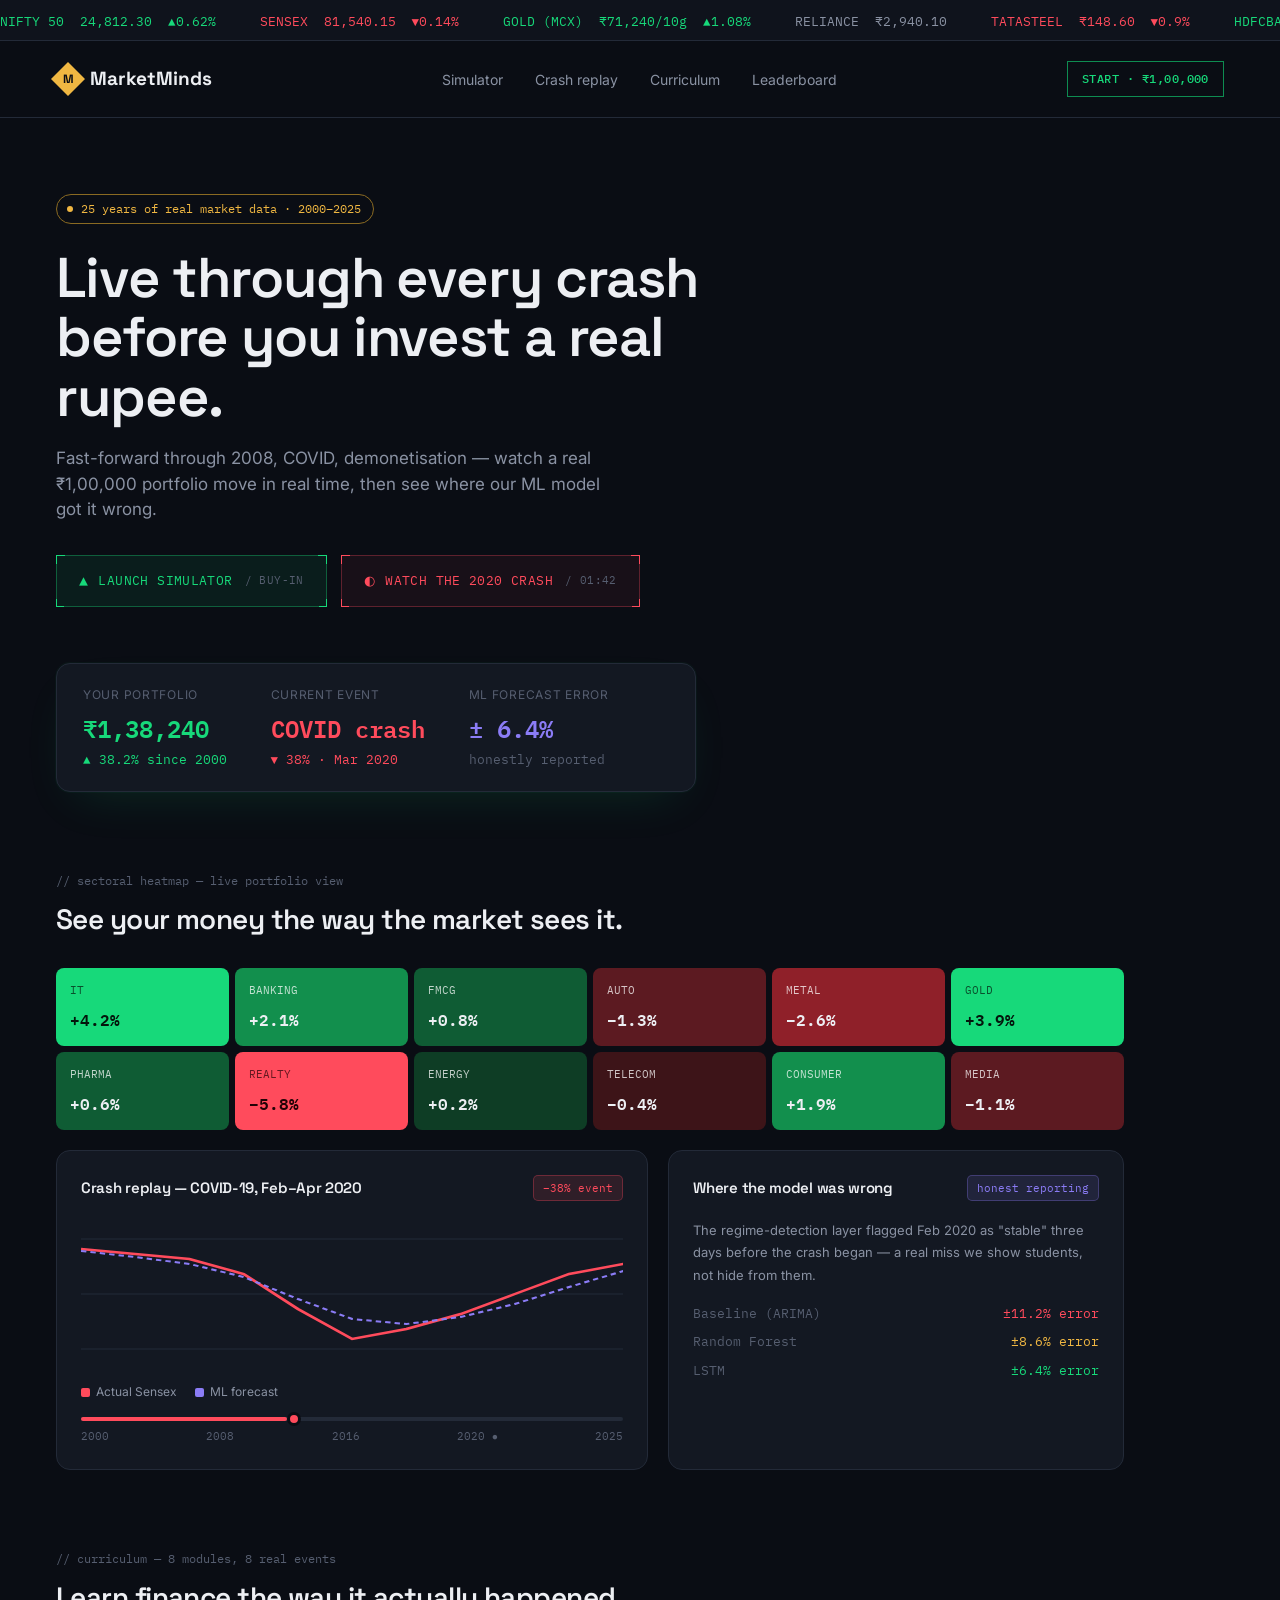
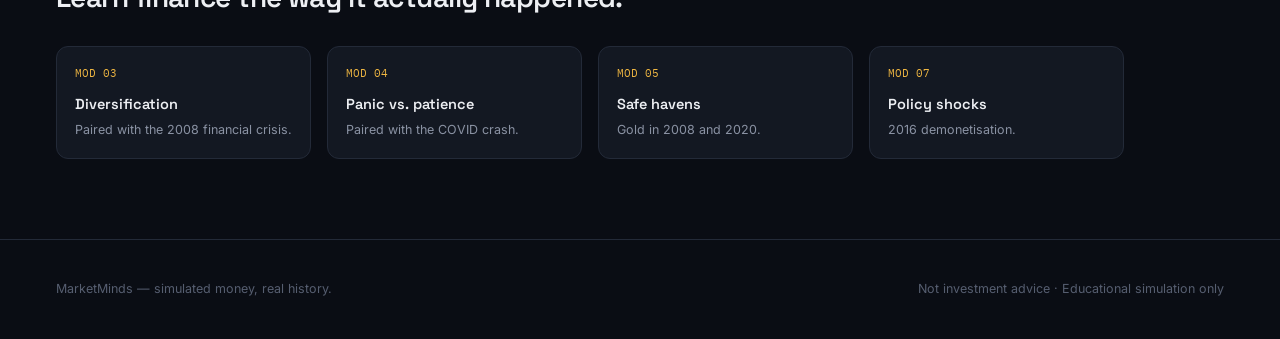
<file: marketminds_design_mockup.html>
<!DOCTYPE html>
<html lang="en">
<head>
<meta charset="UTF-8">
<title>MarketMinds — Design Mockup</title>
<link rel="preconnect" href="https://fonts.googleapis.com">
<link href="https://fonts.googleapis.com/css2?family=Space+Grotesk:wght@400;500;600;700&family=Inter:wght@400;500;600&family=IBM+Plex+Mono:wght@400;500;600&display=swap" rel="stylesheet">
<style>
  :root{
    --bg: #0A0D14;
    --bg-raised: #0F131C;
    --card: #131822;
    --card-border: #232A38;
    --text-primary: #EDEFF3;
    --text-secondary: #8A92A3;
    --text-muted: #565E70;
    --green: #17D97A;
    --green-dim: #0E8C51;
    --red: #FF4B5C;
    --red-dim: #A6303A;
    --gold: #F0B742;
    --gold-dim: #8A6A22;
    --violet: #8B7CF6;
  }
  *{box-sizing:border-box; margin:0; padding:0;}
  body{
    background: var(--bg);
    color: var(--text-primary);
    font-family: 'Inter', sans-serif;
    line-height:1.5;
  }
  .mono{ font-family:'IBM Plex Mono', monospace; }
  h1,h2,h3{ font-family:'Space Grotesk', sans-serif; font-weight:600; letter-spacing:-0.02em; }

  /* Ticker tape */
  .ticker-wrap{
    background: var(--bg-raised);
    border-bottom: 1px solid var(--card-border);
    overflow:hidden;
    white-space:nowrap;
    padding: 8px 0;
  }
  .ticker{
    display:inline-block;
    animation: scroll 28s linear infinite;
    font-family:'IBM Plex Mono', monospace;
    font-size:12.5px;
  }
  .ticker span{ margin-right:36px; color: var(--text-secondary); }
  .ticker span.up{ color: var(--green); }
  .ticker span.down{ color: var(--red); }
  @keyframes scroll{ from{transform:translateX(0);} to{transform:translateX(-50%);} }

  /* Nav */
  nav{
    display:flex; align-items:center; justify-content:space-between;
    padding: 20px 56px;
    border-bottom: 1px solid var(--card-border);
  }
  .logo{ display:flex; align-items:center; gap:10px; font-size:19px; font-weight:700; font-family:'Space Grotesk',sans-serif;}
  .logo-mark{
    width:24px; height:24px; border-radius:0;
    background: var(--gold);
    display:flex; align-items:center; justify-content:center;
    font-size:12px; color:#0A0D14; font-weight:700;
    transform:rotate(45deg);
  }
  .logo-mark span{ transform:rotate(-45deg); display:block; }
  .nav-links{ display:flex; gap:32px; font-size:14px; color:var(--text-secondary); }
  .nav-cta{
    background: transparent;
    color: var(--green);
    border: 1px solid var(--green-dim);
    font-family:'IBM Plex Mono',monospace;
    font-weight:500;
    font-size:12px;
    letter-spacing:0.04em;
    padding:8px 14px;
    text-transform:uppercase;
  }

  /* order-ticket buttons — signature interactive element */
  .order-btn{
    position:relative;
    display:inline-flex;
    align-items:center;
    gap:10px;
    font-family:'IBM Plex Mono',monospace;
    font-size:13px;
    letter-spacing:0.03em;
    text-transform:uppercase;
    padding:14px 22px;
    border-radius:0;
    cursor:default;
  }
  .order-btn::before, .order-btn::after{
    content:''; position:absolute; width:8px; height:8px;
    border-color:inherit; top:-1px;
  }
  .order-btn::before{ left:-1px; border-top:1.5px solid; border-left:1.5px solid; }
  .order-btn::after{ right:-1px; border-top:1.5px solid; border-right:1.5px solid; top:-1px; }
  .order-btn .corner-bl, .order-btn .corner-br{ position:absolute; width:8px; height:8px; bottom:-1px; }
  .order-btn .corner-bl{ left:-1px; border-bottom:1.5px solid; border-left:1.5px solid; }
  .order-btn .corner-br{ right:-1px; border-bottom:1.5px solid; border-right:1.5px solid; }

  .order-btn.buy{
    background: rgba(23,217,122,0.08);
    color: var(--green);
    border: 1px solid rgba(23,217,122,0.35);
  }
  .order-btn.buy .tick{ color:var(--green); font-size:15px; }

  .order-btn.watch{
    background: rgba(255,75,92,0.06);
    color: var(--red);
    border: 1px solid rgba(255,75,92,0.3);
  }
  .order-btn.watch .tick{ color:var(--red); font-size:13px; }

  .order-btn .sub{ color: var(--text-muted); font-size:10.5px; margin-left:2px; }

  /* Hero */
  .hero{ padding: 76px 56px 60px; max-width:1180px; }
  .eyebrow{
    display:inline-flex; align-items:center; gap:8px;
    font-family:'IBM Plex Mono', monospace; font-size:12px; color:var(--gold);
    border:1px solid var(--gold-dim); border-radius:20px; padding:5px 12px 5px 10px;
    margin-bottom:24px;
  }
  .eyebrow::before{ content:''; width:6px; height:6px; border-radius:50%; background:var(--gold); }
  .hero h1{ font-size:56px; line-height:1.06; max-width:760px; margin-bottom:20px; }
  .hero h1 .hl{ position:relative; color:var(--text-primary); }
  .hero h1 .hl::after{
    content:''; position:absolute; left:0; right:0; bottom:2px; height:9px;
    background: var(--gold); opacity:0.28; z-index:-1;
  }
  .hero p{ font-size:17px; color:var(--text-secondary); max-width:560px; margin-bottom:32px; }
  .hero-ctas{ display:flex; gap:14px; margin-bottom:56px; }
  .btn-primary{ background:var(--green); color:#04150C; font-weight:600; padding:13px 26px; border-radius:8px; font-size:14.5px; }
  .btn-secondary{ background:transparent; color:var(--text-primary); border:1px solid var(--card-border); padding:13px 26px; border-radius:8px; font-size:14.5px; }

  /* Portfolio counter card */
  .counter-card{
    background: var(--card); border:1px solid var(--card-border); border-radius:14px;
    padding:22px 26px; display:flex; gap:44px; max-width:640px;
    box-shadow: 0 0 0 1px rgba(23,217,122,0.04), 0 20px 50px -20px rgba(23,217,122,0.15);
  }
  .counter-item .label{ font-size:12px; color:var(--text-muted); text-transform:uppercase; letter-spacing:0.06em; margin-bottom:6px; }
  .counter-item .value{ font-family:'IBM Plex Mono',monospace; font-size:24px; font-weight:600; }
  .counter-item .value.up{ color:var(--green); }
  .counter-item .delta{ font-size:12.5px; color:var(--green); font-family:'IBM Plex Mono',monospace; margin-top:4px; }

  /* Section */
  .section{ padding: 20px 56px 80px; max-width:1180px; }
  .section-head{ margin-bottom:28px; }
  .section-head .tag{ font-family:'IBM Plex Mono',monospace; font-size:12px; color:var(--text-muted); margin-bottom:8px; }
  .section-head h2{ font-size:28px; }

  /* Sectoral heatmap — signature element */
  .heatmap{
    display:grid; grid-template-columns: repeat(6, 1fr); gap:6px;
  }
  .tile{
    border-radius:8px; padding:14px; min-height:78px;
    display:flex; flex-direction:column; justify-content:space-between;
    font-family:'IBM Plex Mono',monospace;
  }
  .tile .name{ font-size:11px; color:rgba(255,255,255,0.75); }
  .tile .pct{ font-size:16px; font-weight:600; }
  /* green intensity scale */
  .g1{ background:#0E3D25; } .g2{ background:#0F5C34; } .g3{ background:#128F4D; } .g4{ background:#17D97A; color:#04150C;}
  .g4 .name{ color:rgba(4,21,12,0.7);}
  /* red intensity scale */
  .r1{ background:#3D1418; } .r2{ background:#5C1A21; } .r3{ background:#8F2029; } .r4{ background:#FF4B5C; color:#210306;}
  .r4 .name{ color:rgba(33,3,6,0.7);}

  /* Crash replay + ML card row */
  .row{ display:grid; grid-template-columns: 1.3fr 1fr; gap:20px; margin-top:20px;}
  .panel{ background:var(--card); border:1px solid var(--card-border); border-radius:14px; padding:24px; }
  .panel-head{ display:flex; justify-content:space-between; align-items:center; margin-bottom:18px;}
  .panel-head h3{ font-size:15px; }
  .badge{ font-family:'IBM Plex Mono',monospace; font-size:11px; padding:4px 9px; border-radius:5px; }
  .badge.crash{ background:rgba(255,75,92,0.12); color:var(--red); border:1px solid rgba(255,75,92,0.3);}
  .badge.ml{ background:rgba(139,124,246,0.12); color:var(--violet); border:1px solid rgba(139,124,246,0.3);}

  .chart-area{ height:150px; position:relative; }
  .chart-area svg{ width:100%; height:100%; }

  .legend{ display:flex; gap:18px; margin-top:14px; font-size:12px; color:var(--text-secondary); }
  .legend span{ display:flex; align-items:center; gap:6px; }
  .dot{ width:9px; height:9px; border-radius:2px; }

  .timeline-scrub{
    margin-top:16px; height:4px; background:var(--card-border); border-radius:2px; position:relative;
  }
  .timeline-scrub .fill{ position:absolute; left:0; top:0; height:100%; width:38%; background:var(--red); border-radius:2px; }
  .timeline-scrub .handle{ position:absolute; left:38%; top:-5px; width:14px; height:14px; border-radius:50%; background:var(--red); border:3px solid #0A0D14; }
  .scrub-labels{ display:flex; justify-content:space-between; font-family:'IBM Plex Mono',monospace; font-size:10.5px; color:var(--text-muted); margin-top:8px;}

  /* module cards */
  .modules{ display:grid; grid-template-columns: repeat(4,1fr); gap:16px; margin-top:8px; }
  .module-card{ background:var(--card); border:1px solid var(--card-border); border-radius:12px; padding:18px; }
  .module-num{ font-family:'IBM Plex Mono',monospace; font-size:11px; color:var(--gold); margin-bottom:12px; }
  .module-card h4{ font-size:14.5px; font-family:'Space Grotesk',sans-serif; font-weight:600; margin-bottom:6px; }
  .module-card p{ font-size:12.5px; color:var(--text-secondary); }

  footer{ padding:40px 56px; border-top:1px solid var(--card-border); display:flex; justify-content:space-between; color:var(--text-muted); font-size:12.5px; }
</style>
</head>
<body>

  <div class="ticker-wrap">
    <div class="ticker mono">
      <span class="up">NIFTY 50 &nbsp;24,812.30 &nbsp;▲0.62%</span>
      <span class="down">SENSEX &nbsp;81,540.15 &nbsp;▼0.14%</span>
      <span class="up">GOLD (MCX) &nbsp;₹71,240/10g &nbsp;▲1.08%</span>
      <span>RELIANCE &nbsp;₹2,940.10</span>
      <span class="down">TATASTEEL &nbsp;₹148.60 &nbsp;▼0.9%</span>
      <span class="up">HDFCBANK &nbsp;₹1,672.40 &nbsp;▲0.4%</span>
      <span class="up">NIFTY 50 &nbsp;24,812.30 &nbsp;▲0.62%</span>
      <span class="down">SENSEX &nbsp;81,540.15 &nbsp;▼0.14%</span>
      <span class="up">GOLD (MCX) &nbsp;₹71,240/10g &nbsp;▲1.08%</span>
      <span>RELIANCE &nbsp;₹2,940.10</span>
      <span class="down">TATASTEEL &nbsp;₹148.60 &nbsp;▼0.9%</span>
      <span class="up">HDFCBANK &nbsp;₹1,672.40 &nbsp;▲0.4%</span>
    </div>
  </div>

  <nav>
    <div class="logo"><div class="logo-mark"><span>M</span></div>MarketMinds</div>
    <div class="nav-links">
      <span>Simulator</span><span>Crash replay</span><span>Curriculum</span><span>Leaderboard</span>
    </div>
    <div class="nav-cta">start · ₹1,00,000</div>
  </nav>

  <section class="hero">
    <div class="eyebrow">25 years of real market data · 2000–2025</div>
    <h1>Live through every crash<br>before you invest a <span class="hl">real rupee</span>.</h1>
    <p>Fast-forward through 2008, COVID, demonetisation — watch a real ₹1,00,000 portfolio move in real time, then see where our ML model got it wrong.</p>
    <div class="hero-ctas">
      <div class="order-btn buy">
        <span class="corner-bl"></span><span class="corner-br"></span>
        <span class="tick">▲</span> Launch simulator <span class="sub">/ buy-in</span>
      </div>
      <div class="order-btn watch">
        <span class="corner-bl"></span><span class="corner-br"></span>
        <span class="tick">◐</span> Watch the 2020 crash <span class="sub">/ 01:42</span>
      </div>
    </div>

    <div class="counter-card">
      <div class="counter-item">
        <div class="label">Your portfolio</div>
        <div class="value up">₹1,38,240</div>
        <div class="delta">▲ 38.2% since 2000</div>
      </div>
      <div class="counter-item">
        <div class="label">Current event</div>
        <div class="value" style="color:var(--red)">COVID crash</div>
        <div class="delta" style="color:var(--red)">▼ 38% · Mar 2020</div>
      </div>
      <div class="counter-item">
        <div class="label">ML forecast error</div>
        <div class="value" style="color:var(--violet)">± 6.4%</div>
        <div class="delta" style="color:var(--text-muted)">honestly reported</div>
      </div>
    </div>
  </section>

  <section class="section">
    <div class="section-head">
      <div class="tag">// sectoral heatmap — live portfolio view</div>
      <h2>See your money the way the market sees it.</h2>
    </div>
    <div class="heatmap">
      <div class="tile g4"><span class="name">IT</span><span class="pct">+4.2%</span></div>
      <div class="tile g3"><span class="name">BANKING</span><span class="pct">+2.1%</span></div>
      <div class="tile g2"><span class="name">FMCG</span><span class="pct">+0.8%</span></div>
      <div class="tile r2"><span class="name">AUTO</span><span class="pct">−1.3%</span></div>
      <div class="tile r3"><span class="name">METAL</span><span class="pct">−2.6%</span></div>
      <div class="tile g4"><span class="name">GOLD</span><span class="pct">+3.9%</span></div>

      <div class="tile g2"><span class="name">PHARMA</span><span class="pct">+0.6%</span></div>
      <div class="tile r4"><span class="name">REALTY</span><span class="pct">−5.8%</span></div>
      <div class="tile g1"><span class="name">ENERGY</span><span class="pct">+0.2%</span></div>
      <div class="tile r1"><span class="name">TELECOM</span><span class="pct">−0.4%</span></div>
      <div class="tile g3"><span class="name">CONSUMER</span><span class="pct">+1.9%</span></div>
      <div class="tile r2"><span class="name">MEDIA</span><span class="pct">−1.1%</span></div>
    </div>

    <div class="row">
      <div class="panel">
        <div class="panel-head">
          <h3>Crash replay — COVID-19, Feb–Apr 2020</h3>
          <span class="badge crash">−38% event</span>
        </div>
        <div class="chart-area">
          <svg viewBox="0 0 400 150" preserveAspectRatio="none">
            <polyline fill="none" stroke="#232A38" stroke-width="1" points="0,20 400,20"/>
            <polyline fill="none" stroke="#232A38" stroke-width="1" points="0,75 400,75"/>
            <polyline fill="none" stroke="#232A38" stroke-width="1" points="0,130 400,130"/>
            <polyline fill="none" stroke="#FF4B5C" stroke-width="2.5"
              points="0,30 40,35 80,40 120,55 160,90 200,120 240,110 280,95 320,75 360,55 400,45"/>
            <polyline fill="none" stroke="#8B7CF6" stroke-width="2" stroke-dasharray="4,3"
              points="0,32 40,38 80,45 120,58 160,80 200,100 240,105 280,98 320,85 360,68 400,52"/>
          </svg>
        </div>
        <div class="legend">
          <span><span class="dot" style="background:#FF4B5C"></span>Actual Sensex</span>
          <span><span class="dot" style="background:#8B7CF6"></span>ML forecast</span>
        </div>
        <div class="timeline-scrub"><div class="fill"></div><div class="handle"></div></div>
        <div class="scrub-labels"><span>2000</span><span>2008</span><span>2016</span><span>2020 ●</span><span>2025</span></div>
      </div>

      <div class="panel">
        <div class="panel-head">
          <h3>Where the model was wrong</h3>
          <span class="badge ml">honest reporting</span>
        </div>
        <p style="font-size:13px; color:var(--text-secondary); line-height:1.7;">
          The regime-detection layer flagged Feb 2020 as "stable" three days before the crash began —
          a real miss we show students, not hide from them.
        </p>
        <div style="margin-top:18px; display:flex; flex-direction:column; gap:10px;">
          <div style="display:flex; justify-content:space-between; font-family:'IBM Plex Mono',monospace; font-size:12.5px;">
            <span style="color:var(--text-muted)">Baseline (ARIMA)</span><span style="color:var(--red)">±11.2% error</span>
          </div>
          <div style="display:flex; justify-content:space-between; font-family:'IBM Plex Mono',monospace; font-size:12.5px;">
            <span style="color:var(--text-muted)">Random Forest</span><span style="color:var(--gold)">±8.6% error</span>
          </div>
          <div style="display:flex; justify-content:space-between; font-family:'IBM Plex Mono',monospace; font-size:12.5px;">
            <span style="color:var(--text-muted)">LSTM</span><span style="color:var(--green)">±6.4% error</span>
          </div>
        </div>
      </div>
    </div>
  </section>

  <section class="section" style="padding-top:0;">
    <div class="section-head">
      <div class="tag">// curriculum — 8 modules, 8 real events</div>
      <h2>Learn finance the way it actually happened.</h2>
    </div>
    <div class="modules">
      <div class="module-card"><div class="module-num">MOD 03</div><h4>Diversification</h4><p>Paired with the 2008 financial crisis.</p></div>
      <div class="module-card"><div class="module-num">MOD 04</div><h4>Panic vs. patience</h4><p>Paired with the COVID crash.</p></div>
      <div class="module-card"><div class="module-num">MOD 05</div><h4>Safe havens</h4><p>Gold in 2008 and 2020.</p></div>
      <div class="module-card"><div class="module-num">MOD 07</div><h4>Policy shocks</h4><p>2016 demonetisation.</p></div>
    </div>
  </section>

  <footer>
    <span>MarketMinds — simulated money, real history.</span>
    <span>Not investment advice · Educational simulation only</span>
  </footer>

</body>
</html>
</file>
